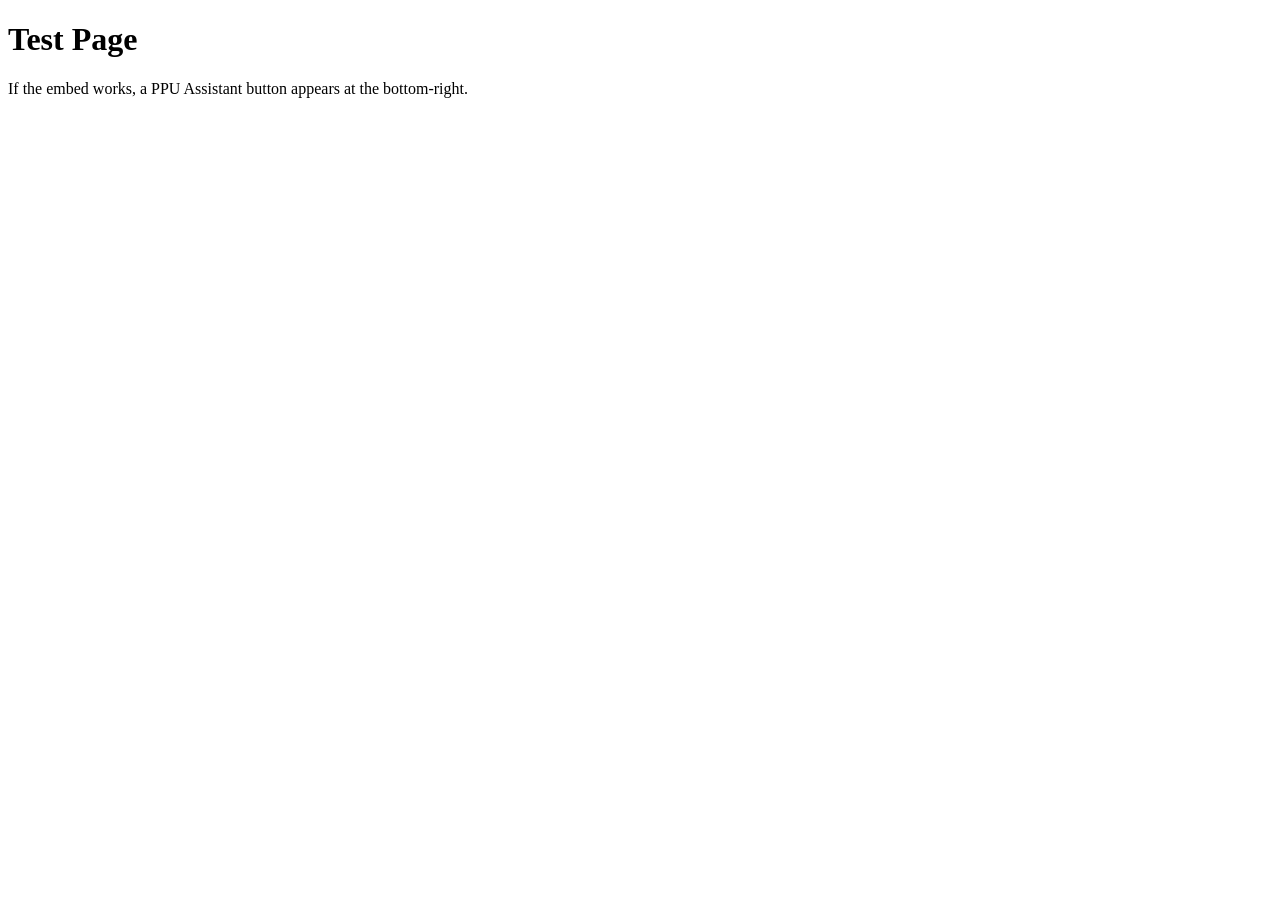
<file: scripts/testing-bot-embedding.html>
<!DOCTYPE html>
<html>
  <head>
    <meta charset="UTF-8" />
    <title>PPU Bot Embed Test</title>
  </head>
  <body>
    <h1>Test Page</h1>
    <p>
      If the embed works, a PPU Assistant button appears at the bottom-right.
    </p>

    <script
      src="http://localhost:8000/embed.js"
      data-title="PPU Assistant"
      data-position="bottom-right"
    ></script>
  </body>
</html>
</file>
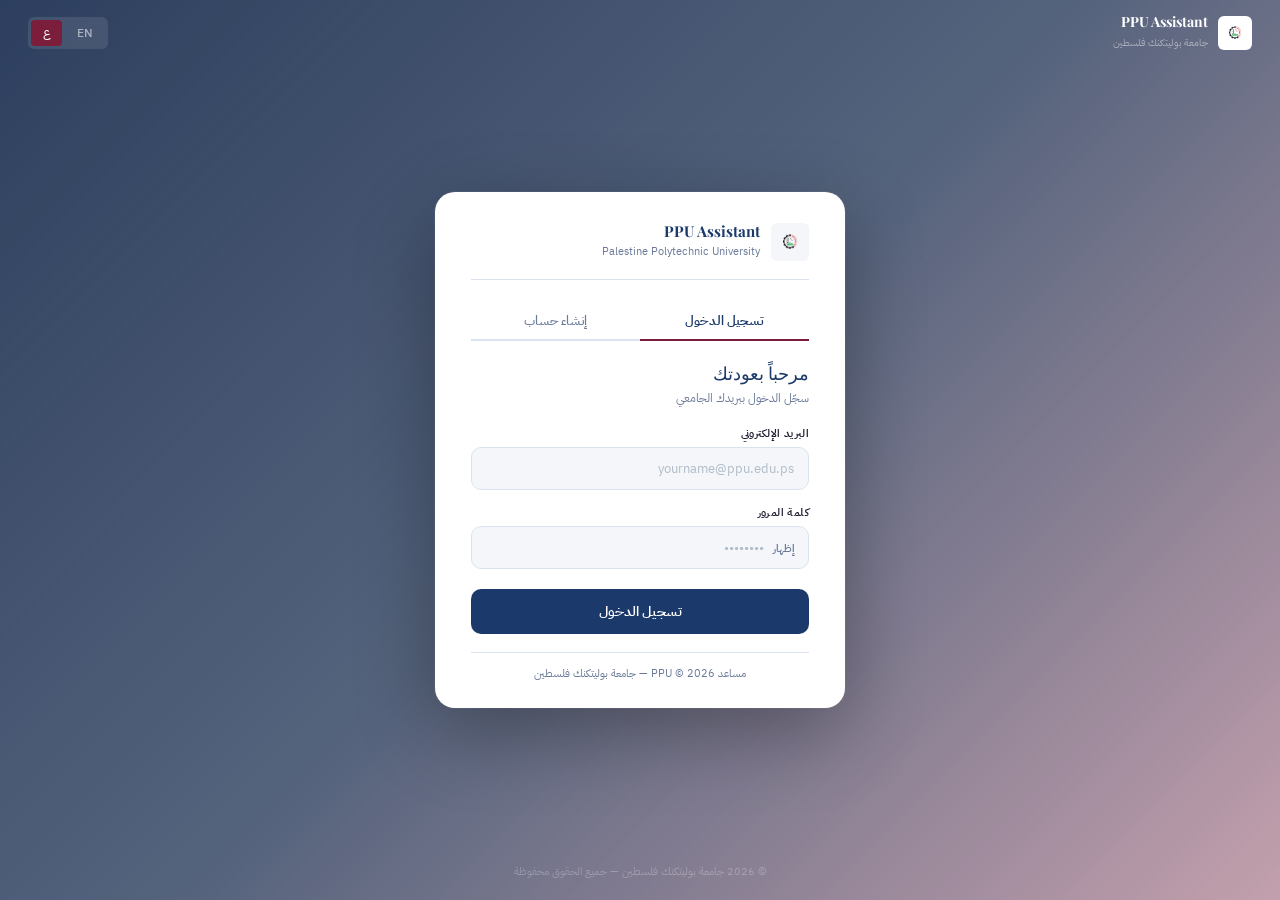
<file: gateway/frontend/login.html>
<!DOCTYPE html>
<html lang="ar" dir="rtl">
<head>
  <meta charset="UTF-8" />
  <meta name="viewport" content="width=device-width, initial-scale=1.0" />
  <title>PPU Assistant — Login</title>
  <link rel="stylesheet" href="css/base.css" />
  <link rel="stylesheet" href="css/login.css" />
</head>
<body class="rtl">

  <div class="bg"></div>
  <div class="bg-overlay"></div>

  <!-- Top Bar -->
  <div class="top-bar">
    <div class="top-brand">
      <img src="static/images/ppu-logo.png" alt="PPU" />
      <div>
        <span class="brand-name">PPU Assistant</span>
        <span class="brand-sub" id="brand-sub">Palestine Polytechnic University</span>
      </div>
    </div>
    <div class="lang-toggle">
      <button class="lang-btn"        data-lang="en" type="button">EN</button>
      <button class="lang-btn active" data-lang="ar" type="button">ع</button>
    </div>
  </div>

  <!-- Card -->
  <div class="card">

    <div class="card-logo">
      <img src="static/images/ppu-logo.png" alt="PPU" />
      <div>
        <span class="brand">PPU Assistant</span>
        <span class="sub" id="card-sub">Palestine Polytechnic University</span>
      </div>
    </div>

    <!-- Tabs -->
    <div class="tabs">
      <div class="tab active" id="tab-login">Sign In</div>
      <div class="tab"        id="tab-register">Create Account</div>
    </div>

    <!-- Login Panel -->
    <div class="form-panel active" id="panel-login">
      <div class="form-title" id="login-title">Welcome back</div>
      <div class="form-sub"   id="login-sub">Sign in with your PPU email</div>

      <div class="field">
        <label id="lbl-email-l">Email</label>
        <input type="email" id="login-email" placeholder="yourname@ppu.edu.ps" autocomplete="email" />
      </div>

      <div class="field">
        <label id="lbl-pass-l">Password</label>
        <div class="password-wrap">
          <input type="password" id="login-password" placeholder="••••••••" autocomplete="current-password" />
          <button class="password-toggle" type="button">Show</button>
        </div>
      </div>

      <button class="btn-primary" id="login-btn" type="button">Sign In</button>
      <div class="msg-banner" id="login-msg"></div>
    </div>

    <!-- Register Panel -->
    <div class="form-panel" id="panel-register">
      <div class="form-title" id="register-title">Create Account</div>
      <div class="form-sub"   id="register-sub">Use your official PPU email</div>

      <div class="field">
        <label id="lbl-name">Full Name</label>
        <input type="text" id="full-name" placeholder="Mohammed Shareef" autocomplete="name" />
      </div>

      <div class="field">
        <label id="lbl-email-r">PPU Email</label>
        <input type="email" id="register-email" placeholder="yourname@ppu.edu.ps" autocomplete="email" />
        <div class="domain-hint" id="domain-hint">✉️ Accepted: @ppu.edu.ps or @ppu.edu</div>
      </div>

      <div class="field">
        <label id="lbl-pass-r">Password</label>
        <div class="password-wrap">
          <input type="password" id="register-password" placeholder="••••••••" autocomplete="new-password" />
          <button class="password-toggle" type="button">Show</button>
        </div>
      </div>

      <div class="field">
        <label id="lbl-confirm-pass">Confirm Password</label>
        <div class="password-wrap">
          <input type="password" id="register-confirm-password" placeholder="••••••••" autocomplete="new-password" />
          <button class="password-toggle" type="button">Show</button>
        </div>
      </div>

      <button class="btn-primary" id="register-btn" type="button">Create Account</button>
      <div class="msg-banner" id="register-msg"></div>
    </div>

    <!-- Verify Panel -->
    <div class="form-panel" id="panel-verify">
      <div class="form-title" id="verify-title">Verify Your Email</div>
      <div class="form-sub"   id="verify-sub">Enter the 6-digit code sent to your PPU email</div>
      <div class="domain-hint" id="verify-email-hint"></div>

      <div class="code-slots">
        <input class="code-slot" type="text" maxlength="1" inputmode="numeric" />
        <input class="code-slot" type="text" maxlength="1" inputmode="numeric" />
        <input class="code-slot" type="text" maxlength="1" inputmode="numeric" />
        <input class="code-slot" type="text" maxlength="1" inputmode="numeric" />
        <input class="code-slot" type="text" maxlength="1" inputmode="numeric" />
        <input class="code-slot" type="text" maxlength="1" inputmode="numeric" />
      </div>

      <button class="btn-primary" id="verify-btn" type="button">Verify &amp; Continue</button>
      <div class="msg-banner" id="verify-msg"></div>
      <button class="resend-btn" id="resend-btn" type="button">Resend Code</button>
    </div>

    <div class="card-footer" id="card-footer">
      PPU Assistant © 2026 — Palestine Polytechnic University
    </div>

  </div><!-- /card -->

  <div class="bottom-text" id="bottom-text">
    © 2026 Palestine Polytechnic University — All rights reserved
  </div>

  <script type="module" src="js/login.js"></script>
</body>
</html>
</file>
<file: gateway/frontend/css/base.css>
/* ── Google Fonts ──────────────────────────────────────────────── */
@import url("https://fonts.googleapis.com/css2?family=Playfair+Display:wght@600;700&family=IBM+Plex+Sans+Arabic:wght@300;400;500;600&family=IBM+Plex+Sans:wght@300;400;500;600&display=swap");

/* ── Design Tokens ─────────────────────────────────────────────── */
:root {
  --navy:          #1b3a6b;
  --navy-dark:     #112548;
  --navy-light:    #2a4f8f;
  --maroon:        #7b1e3b;
  --maroon-light:  #9b2548;

  --white:         #ffffff;
  --surface:       #f4f6f9;
  --surface-2:     #e8edf4;
  --border:        #dce3f0;

  --text:          #1a1a2e;
  --text-muted:    #6b7a99;

  --success-bg:    #dcfce7;
  --success-text:  #16a34a;
  --success-bdr:   #bbf7d0;
  --error-bg:      #fee2e2;
  --error-text:    #dc2626;
  --error-bdr:     #fecaca;
  --info-bg:       #eff6ff;
  --info-bdr:      #bfdbfe;

  --warning:       #c8820a;
  --warning-bg:    #fff8ec;

  --radius-sm:     6px;
  --radius-md:     10px;
  --radius-lg:     14px;
  --radius-xl:     20px;

  --shadow:        0 4px 24px rgba(27,58,107,.10);
  --shadow-lg:     0 8px 48px rgba(27,58,107,.16);

  --transition:    0.18s ease;
}

/* ── Reset ─────────────────────────────────────────────────────── */
*, *::before, *::after {
  margin: 0;
  padding: 0;
  box-sizing: border-box;
}

html, body {
  height: 100%;
  font-family: "IBM Plex Sans", "IBM Plex Sans Arabic", sans-serif;
  font-size: 14px;
  color: var(--text);
  background: var(--surface);
  -webkit-font-smoothing: antialiased;
}

body.rtl,
[dir="rtl"] {
  font-family: "IBM Plex Sans Arabic", "IBM Plex Sans", sans-serif;
  direction: rtl;
}

a { color: inherit; text-decoration: none; }
button { cursor: pointer; font-family: inherit; }
input, textarea, button { font-family: inherit; font-size: inherit; }

/* ── Shared Utilities ──────────────────────────────────────────── */
.hidden { display: none !important; }

/* ── Language Toggle ───────────────────────────────────────────── */
.lang-toggle {
  display: flex;
  gap: 3px;
  background: rgba(255,255,255,.08);
  border-radius: var(--radius-sm);
  padding: 3px;
}

.lang-btn {
  padding: 4px 12px;
  border-radius: 4px;
  border: none;
  background: transparent;
  color: rgba(255,255,255,.55);
  font-size: 12px;
  font-weight: 500;
  transition: all var(--transition);
}

.lang-btn.active {
  background: var(--maroon);
  color: var(--white);
}

/* ── Icon Button ───────────────────────────────────────────────── */
.icon-btn {
  width: 34px;
  height: 34px;
  border-radius: var(--radius-sm);
  border: none;
  background: rgba(255,255,255,.10);
  color: rgba(255,255,255,.80);
  display: flex;
  align-items: center;
  justify-content: center;
  font-size: 15px;
  transition: all var(--transition);
}

.icon-btn:hover {
  background: rgba(255,255,255,.18);
  color: var(--white);
}

/* ── Message Banners ───────────────────────────────────────────── */
.msg-banner {
  margin-top: 10px;
  padding: 10px 14px;
  border-radius: var(--radius-sm);
  font-size: 12px;
  text-align: center;
  display: none;
}
.msg-banner.error   { background: var(--error-bg);   color: var(--error-text);   border: 1px solid var(--error-bdr);   display: block; }
.msg-banner.success { background: var(--success-bg); color: var(--success-text); border: 1px solid var(--success-bdr); display: block; }
.msg-banner.info    { background: var(--info-bg);    color: var(--navy);         border: 1px solid var(--info-bdr);    display: block; }

/* ── Form Field ────────────────────────────────────────────────── */
.field {
  margin-bottom: 14px;
}

.field label {
  display: block;
  font-size: 11px;
  font-weight: 600;
  letter-spacing: 0.4px;
  text-transform: uppercase;
  color: var(--text);
  margin-bottom: 5px;
}

.field input {
  width: 100%;
  padding: 11px 14px;
  border: 1.5px solid var(--border);
  border-radius: var(--radius-md);
  background: var(--surface);
  color: var(--text);
  font-size: 13px;
  outline: none;
  transition: border-color var(--transition), box-shadow var(--transition);
}

.field input:focus {
  border-color: var(--navy);
  background: var(--white);
  box-shadow: 0 0 0 3px rgba(27,58,107,.08);
}

.field input::placeholder { color: #b0bcc8; }

/* ── Primary Button ────────────────────────────────────────────── */
.btn-primary {
  width: 100%;
  padding: 12px;
  background: var(--navy);
  color: var(--white);
  border: none;
  border-radius: var(--radius-md);
  font-size: 14px;
  font-weight: 600;
  margin-top: 6px;
  transition: background var(--transition), transform var(--transition), box-shadow var(--transition);
}

.btn-primary:hover:not(:disabled) {
  background: var(--navy-light);
  transform: translateY(-1px);
  box-shadow: 0 6px 18px rgba(27,58,107,.25);
}

.btn-primary:disabled {
  opacity: 0.55;
  cursor: not-allowed;
  transform: none;
}

/* ── Scrollbar ─────────────────────────────────────────────────── */
::-webkit-scrollbar       { width: 5px; }
::-webkit-scrollbar-track { background: transparent; }
::-webkit-scrollbar-thumb { background: var(--border); border-radius: 10px; }

/* ── Animations ────────────────────────────────────────────────── */
@keyframes fadeUp {
  from { opacity: 0; transform: translateY(10px); }
  to   { opacity: 1; transform: translateY(0); }
}

@keyframes pulse {
  0%, 100% { opacity: 1; }
  50%       { opacity: 0.4; }
}

@keyframes typingBounce {
  0%, 60%, 100% { transform: translateY(0);  opacity: 0.4; }
  30%           { transform: translateY(-6px); opacity: 1; }
}
</file>
<file: gateway/frontend/css/login.css>
/* ── Login page layout ─────────────────────────────────────────── */
body {
  min-height: 100vh;
  display: flex;
  align-items: center;
  justify-content: center;
  overflow: hidden;
  background: transparent;
}

/* Background */
.bg {
  position: fixed; inset: 0;
  background: url("https://upload.wikimedia.org/wikipedia/commons/thumb/8/8e/Palestine_Polytechnic_University_%28PPU%29_-_panoramio.jpg/1280px-Palestine_Polytechnic_University_%28PPU%29_-_panoramio.jpg")
    center / cover no-repeat;
  z-index: 0;
}

.bg-overlay {
  position: fixed; inset: 0;
  background: linear-gradient(
    135deg,
    rgba(17,37,72,.88) 0%,
    rgba(17,37,72,.70) 50%,
    rgba(123,30,59,.40) 100%
  );
  z-index: 1;
}

/* Top bar */
.top-bar {
  position: fixed;
  top: 0; left: 0; right: 0;
  padding: 14px 28px;
  display: flex;
  align-items: center;
  justify-content: space-between;
  z-index: 10;
}

.top-brand {
  display: flex;
  align-items: center;
  gap: 10px;
}

.top-brand img {
  width: 34px; height: 34px;
  object-fit: contain;
  background: white;
  border-radius: var(--radius-sm);
  padding: 4px;
}

.brand-name {
  font-family: "Playfair Display", serif;
  font-size: 14px;
  color: white;
  font-weight: 700;
  display: block;
  line-height: 1.2;
}

.brand-sub {
  font-size: 10px;
  color: rgba(255,255,255,.45);
}

.top-bar .lang-toggle {
  background: rgba(255,255,255,.10);
  backdrop-filter: blur(8px);
}

/* Card */
.card {
  position: relative;
  z-index: 5;
  background: white;
  border-radius: var(--radius-xl);
  width: 100%;
  max-width: 410px;
  padding: 30px 36px 26px;
  box-shadow: 0 24px 80px rgba(0,0,0,.32), 0 0 0 1px rgba(255,255,255,.06);
  animation: fadeUp 0.38s cubic-bezier(0.16,1,0.3,1);
}

.card-logo {
  display: flex;
  align-items: center;
  gap: 11px;
  margin-bottom: 22px;
  padding-bottom: 18px;
  border-bottom: 1px solid var(--border);
}

.card-logo img {
  width: 38px; height: 38px;
  object-fit: contain;
  background: var(--surface);
  border-radius: var(--radius-sm);
  padding: 4px;
}

.card-logo .brand {
  font-family: "Playfair Display", serif;
  font-size: 15px;
  color: var(--navy);
  font-weight: 700;
  display: block;
  line-height: 1.2;
}

.card-logo .sub {
  font-size: 11px;
  color: var(--text-muted);
}

/* Tabs */
.tabs {
  display: flex;
  border-bottom: 2px solid var(--border);
  margin-bottom: 20px;
}

.tab {
  flex: 1;
  padding: 9px;
  text-align: center;
  font-size: 13px;
  font-weight: 500;
  color: var(--text-muted);
  border-bottom: 2px solid transparent;
  margin-bottom: -2px;
  cursor: pointer;
  transition: color var(--transition), border-color var(--transition);
}

.tab.active {
  color: var(--navy);
  border-bottom-color: var(--maroon);
  font-weight: 600;
}

/* Form panels */
.form-panel { display: none; }
.form-panel.active { display: block; }

.form-title {
  font-family: "Playfair Display", serif;
  font-size: 18px;
  color: var(--navy);
  margin-bottom: 4px;
}

.form-sub {
  font-size: 12px;
  color: var(--text-muted);
  margin-bottom: 18px;
}

/* Password wrapper */
.password-wrap { position: relative; }

.password-wrap input {
  padding-left: 44px;
}

body.rtl .password-wrap input {
  padding-left: 14px;
  padding-right: 44px;
}

.password-toggle {
  position: absolute;
  left: 10px;
  top: 50%;
  transform: translateY(-50%);
  border: none;
  background: transparent;
  color: var(--text-muted);
  font-size: 11px;
  font-weight: 600;
  padding: 4px;
  transition: color var(--transition);
}

body.rtl .password-toggle { left: auto; right: 10px; }
.password-toggle:hover { color: var(--navy); }

.domain-hint {
  font-size: 11px;
  color: var(--text-muted);
  margin-top: 4px;
}

/* Verify – code slots */
.code-slots {
  display: flex;
  gap: 7px;
  justify-content: center;
  margin: 20px 0;
}

.code-slot {
  width: 44px; height: 52px;
  text-align: center;
  font-size: 20px;
  font-weight: 700;
  border: 2px solid var(--border);
  border-radius: var(--radius-md);
  background: var(--surface);
  color: var(--navy);
  outline: none;
  transition: all var(--transition);
}

.code-slot:focus {
  border-color: var(--navy);
  background: white;
  box-shadow: 0 0 0 3px rgba(27,58,107,.09);
}

.code-slot.filled {
  border-color: var(--maroon);
  background: white;
}

.resend-btn {
  background: none;
  border: none;
  color: var(--navy);
  font-size: 12px;
  text-decoration: underline;
  display: block;
  width: 100%;
  text-align: center;
  margin-top: 10px;
  transition: color var(--transition);
}

.resend-btn:hover { color: var(--maroon); }

/* Footer */
.card-footer {
  margin-top: 18px;
  text-align: center;
  font-size: 11px;
  color: var(--text-muted);
  border-top: 1px solid var(--border);
  padding-top: 12px;
}

.bottom-text {
  position: fixed;
  bottom: 20px;
  left: 0; right: 0;
  text-align: center;
  z-index: 3;
  color: rgba(255,255,255,.25);
  font-size: 11px;
}

@media (max-width: 480px) {
  .card { margin: 16px; padding: 24px 22px 20px; }
  .code-slot { width: 38px; height: 46px; font-size: 18px; }
}
</file>
